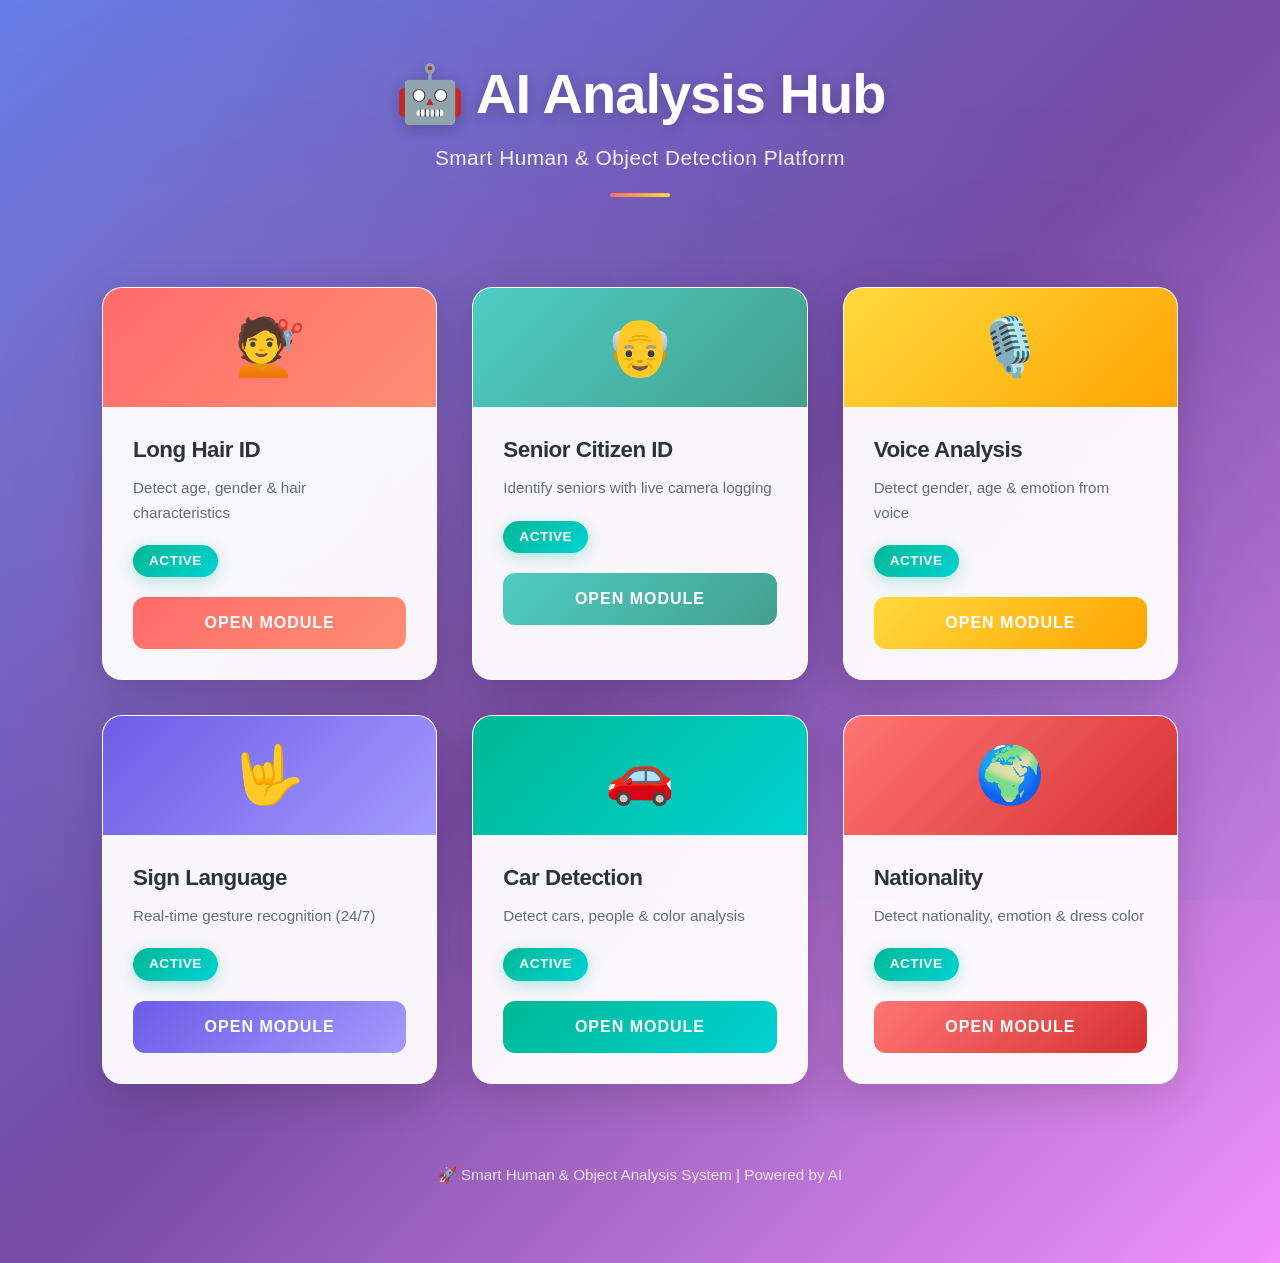
<file: templates/index.html>
<!DOCTYPE html>
<html lang="en">
<head>
    <meta charset="UTF-8">
    <meta name="viewport" content="width=device-width, initial-scale=1.0">
    <title>Human Object Analysis System</title>
    <link href="https://cdn.jsdelivr.net/npm/bootstrap@5.3.0/dist/css/bootstrap.min.css" rel="stylesheet">
    <link href="https://cdnjs.cloudflare.com/ajax/libs/font-awesome/6.4.0/css/all.min.css" rel="stylesheet">
    <style>
        * {
            margin: 0;
            padding: 0;
            box-sizing: border-box;
        }

        body {
            background: linear-gradient(135deg, #667eea 0%, #764ba2 50%, #f093fb 100%);
            min-height: 100vh;
            font-family: 'Segoe UI', Tahoma, Geneva, Verdana, sans-serif;
            padding: 60px 20px;
            position: relative;
            overflow-x: hidden;
        }

        body::before {
            content: '';
            position: fixed;
            top: 0;
            left: 0;
            width: 100%;
            height: 100%;
            background: radial-gradient(circle at 20% 50%, rgba(255, 107, 107, 0.1) 0%, transparent 50%),
                        radial-gradient(circle at 80% 80%, rgba(107, 114, 207, 0.1) 0%, transparent 50%);
            pointer-events: none;
            z-index: 0;
        }

        .container {
            position: relative;
            z-index: 1;
        }

        .header {
            text-align: center;
            margin-bottom: 70px;
            animation: slideDown 0.8s ease-out;
        }

        @keyframes slideDown {
            from {
                opacity: 0;
                transform: translateY(-30px);
            }
            to {
                opacity: 1;
                transform: translateY(0);
            }
        }

        .header h1 {
            font-size: 3.5rem;
            font-weight: 800;
            color: #ffffff;
            margin-bottom: 15px;
            text-shadow: 0 4px 15px rgba(0, 0, 0, 0.2);
            letter-spacing: -1px;
        }

        .header .subtitle {
            font-size: 1.3rem;
            color: rgba(255, 255, 255, 0.9);
            font-weight: 300;
            letter-spacing: 0.5px;
        }

        .divider {
            height: 4px;
            width: 60px;
            background: linear-gradient(90deg, #ff6b6b, #ffd93d);
            margin: 20px auto 0;
            border-radius: 2px;
        }

        .modules-grid {
            display: grid;
            grid-template-columns: repeat(auto-fit, minmax(320px, 1fr));
            gap: 35px;
            padding: 20px;
        }

        .module-card {
            background: rgba(255, 255, 255, 0.95);
            border-radius: 20px;
            overflow: hidden;
            box-shadow: 0 10px 40px rgba(0, 0, 0, 0.15);
            transition: all 0.3s cubic-bezier(0.4, 0, 0.2, 1);
            cursor: pointer;
            transform: translateY(0);
            border: 1px solid rgba(255, 255, 255, 0.2);
            animation: fadeInUp 0.6s ease-out forwards;
            opacity: 0;
        }

        @keyframes fadeInUp {
            from {
                opacity: 0;
                transform: translateY(30px);
            }
            to {
                opacity: 1;
                transform: translateY(0);
            }
        }

        .module-card:nth-child(1) { animation-delay: 0.1s; }
        .module-card:nth-child(2) { animation-delay: 0.2s; }
        .module-card:nth-child(3) { animation-delay: 0.3s; }
        .module-card:nth-child(4) { animation-delay: 0.4s; }
        .module-card:nth-child(5) { animation-delay: 0.5s; }
        .module-card:nth-child(6) { animation-delay: 0.6s; }

        .module-card:hover {
            transform: translateY(-15px);
            box-shadow: 0 20px 60px rgba(0, 0, 0, 0.25);
        }

        .module-header {
            height: 120px;
            display: flex;
            align-items: center;
            justify-content: center;
            font-size: 3.5rem;
            background: linear-gradient(135deg, var(--gradient-start), var(--gradient-end));
            color: white;
            margin: -1px -1px 0 -1px;
        }

        .module-card:nth-child(1) .module-header {
            --gradient-start: #FF6B6B;
            --gradient-end: #FF8E72;
        }

        .module-card:nth-child(2) .module-header {
            --gradient-start: #4ECDC4;
            --gradient-end: #44A08D;
        }

        .module-card:nth-child(3) .module-header {
            --gradient-start: #FFD93D;
            --gradient-end: #FFA502;
        }

        .module-card:nth-child(4) .module-header {
            --gradient-start: #6C5CE7;
            --gradient-end: #A29BFE;
        }

        .module-card:nth-child(5) .module-header {
            --gradient-start: #00B894;
            --gradient-end: #00D2D3;
        }

        .module-card:nth-child(6) .module-header {
            --gradient-start: #FF7675;
            --gradient-end: #D63031;
        }

        .module-body {
            padding: 30px;
        }

        .module-title {
            font-size: 1.4rem;
            font-weight: 700;
            color: #2d3436;
            margin-bottom: 12px;
            letter-spacing: -0.5px;
        }

        .module-description {
            color: #636e72;
            font-size: 0.95rem;
            line-height: 1.6;
            margin-bottom: 20px;
            font-weight: 400;
        }

        .module-status {
            display: inline-block;
            padding: 6px 16px;
            border-radius: 50px;
            font-weight: 600;
            font-size: 0.85rem;
            margin-bottom: 20px;
            text-transform: uppercase;
            letter-spacing: 0.5px;
        }

        .status-active {
            background: linear-gradient(135deg, #00b894, #00d2d3);
            color: white;
            box-shadow: 0 4px 15px rgba(0, 184, 148, 0.3);
        }

        .status-soon {
            background: linear-gradient(135deg, #fdcb6e, #6c5ce7);
            color: white;
            box-shadow: 0 4px 15px rgba(108, 92, 231, 0.3);
        }

        .module-button {
            width: 100%;
            padding: 14px;
            border: none;
            border-radius: 12px;
            font-weight: 600;
            font-size: 1rem;
            cursor: pointer;
            transition: all 0.3s ease;
            text-transform: uppercase;
            letter-spacing: 1px;
            text-decoration: none;
            display: inline-block;
            text-align: center;
        }

        .module-card:nth-child(1) .module-button {
            background: linear-gradient(135deg, #FF6B6B, #FF8E72);
            color: white;
        }

        .module-card:nth-child(2) .module-button {
            background: linear-gradient(135deg, #4ECDC4, #44A08D);
            color: white;
        }

        .module-card:nth-child(3) .module-button {
            background: linear-gradient(135deg, #FFD93D, #FFA502);
            color: white;
        }

        .module-card:nth-child(4) .module-button {
            background: linear-gradient(135deg, #6C5CE7, #A29BFE);
            color: white;
        }

        .module-card:nth-child(5) .module-button {
            background: linear-gradient(135deg, #00B894, #00D2D3);
            color: white;
        }

        .module-card:nth-child(6) .module-button {
            background: linear-gradient(135deg, #FF7675, #D63031);
            color: white;
        }

        .module-button:hover {
            transform: translateY(-3px);
            box-shadow: 0 10px 25px rgba(0, 0, 0, 0.2);
            color: white;
            text-decoration: none;
        }

        .module-button:active {
            transform: translateY(-1px);
        }

        .module-button.disabled {
            opacity: 0.6;
            cursor: not-allowed;
            transform: none;
        }

        .module-button.disabled:hover {
            transform: none;
            box-shadow: 0 4px 12px rgba(0, 0, 0, 0.1);
        }

        .footer {
            text-align: center;
            margin-top: 60px;
            color: rgba(255, 255, 255, 0.8);
            font-size: 0.95rem;
        }

        @media (max-width: 768px) {
            body {
                padding: 30px 15px;
            }

            .header h1 {
                font-size: 2.2rem;
            }

            .header .subtitle {
                font-size: 1rem;
            }

            .modules-grid {
                grid-template-columns: 1fr;
                gap: 25px;
                padding: 10px;
            }

            .module-header {
                font-size: 2.5rem;
            }
        }
    </style>
</head>
<body>
    <div class="container">
        <div class="header">
            <h1>🤖 AI Analysis Hub</h1>
            <p class="subtitle">Smart Human & Object Detection Platform</p>
            <div class="divider"></div>
        </div>

        <div class="modules-grid">
            <div class="module-card">
                <div class="module-header">💇</div>
                <div class="module-body">
                    <h3 class="module-title">Long Hair ID</h3>
                    <p class="module-description">Detect age, gender & hair characteristics</p>
                    <span class="module-status status-active">Active</span>
                    <a href="/long-hair" class="module-button">Open Module</a>
                </div>
            </div>

            <div class="module-card">
                <div class="module-header">👴</div>
                <div class="module-body">
                    <h3 class="module-title">Senior Citizen ID</h3>
                    <p class="module-description">Identify seniors with live camera logging</p>
                    <span class="module-status status-active">Active</span>
                    <a href="/senior" class="module-button">Open Module</a>
                </div>
            </div>

            <div class="module-card">
                <div class="module-header">🎙️</div>
                <div class="module-body">
                    <h3 class="module-title">Voice Analysis</h3>
                    <p class="module-description">Detect gender, age & emotion from voice</p>
                    <span class="module-status status-active">Active</span>
                    <a href="/voice" class="module-button">Open Module</a>
                </div>
            </div>

            <div class="module-card">
                <div class="module-header">🤟</div>
                <div class="module-body">
                    <h3 class="module-title">Sign Language</h3>
                    <p class="module-description">Real-time gesture recognition (24/7)</p>
                    <span class="module-status status-active">Active</span>
                    <a href="/sign-language" class="module-button">Open Module</a>
                </div>
            </div>

            <div class="module-card">
                <div class="module-header">🚗</div>
                <div class="module-body">
                    <h3 class="module-title">Car Detection</h3>
                    <p class="module-description">Detect cars, people & color analysis</p>
                    <span class="module-status status-active">Active</span>
                    <a href="/car-colour" class="module-button">Open Module</a>
                </div>
            </div>

            <div class="module-card">
                <div class="module-header">🌍</div>
                <div class="module-body">
                    <h3 class="module-title">Nationality</h3>
                    <p class="module-description">Detect nationality, emotion & dress color</p>
                    <span class="module-status status-active">Active</span>
                    <a href="/nationality" class="module-button">Open Module</a>
                </div>
            </div>
        </div>

        <div class="footer">
            <p>🚀 Smart Human &amp; Object Analysis System | Powered by AI</p>
        </div>
    </div>

    <script src="https://cdn.jsdelivr.net/npm/bootstrap@5.3.0/dist/js/bootstrap.bundle.min.js"></script>
</body>
</html>
</file>
